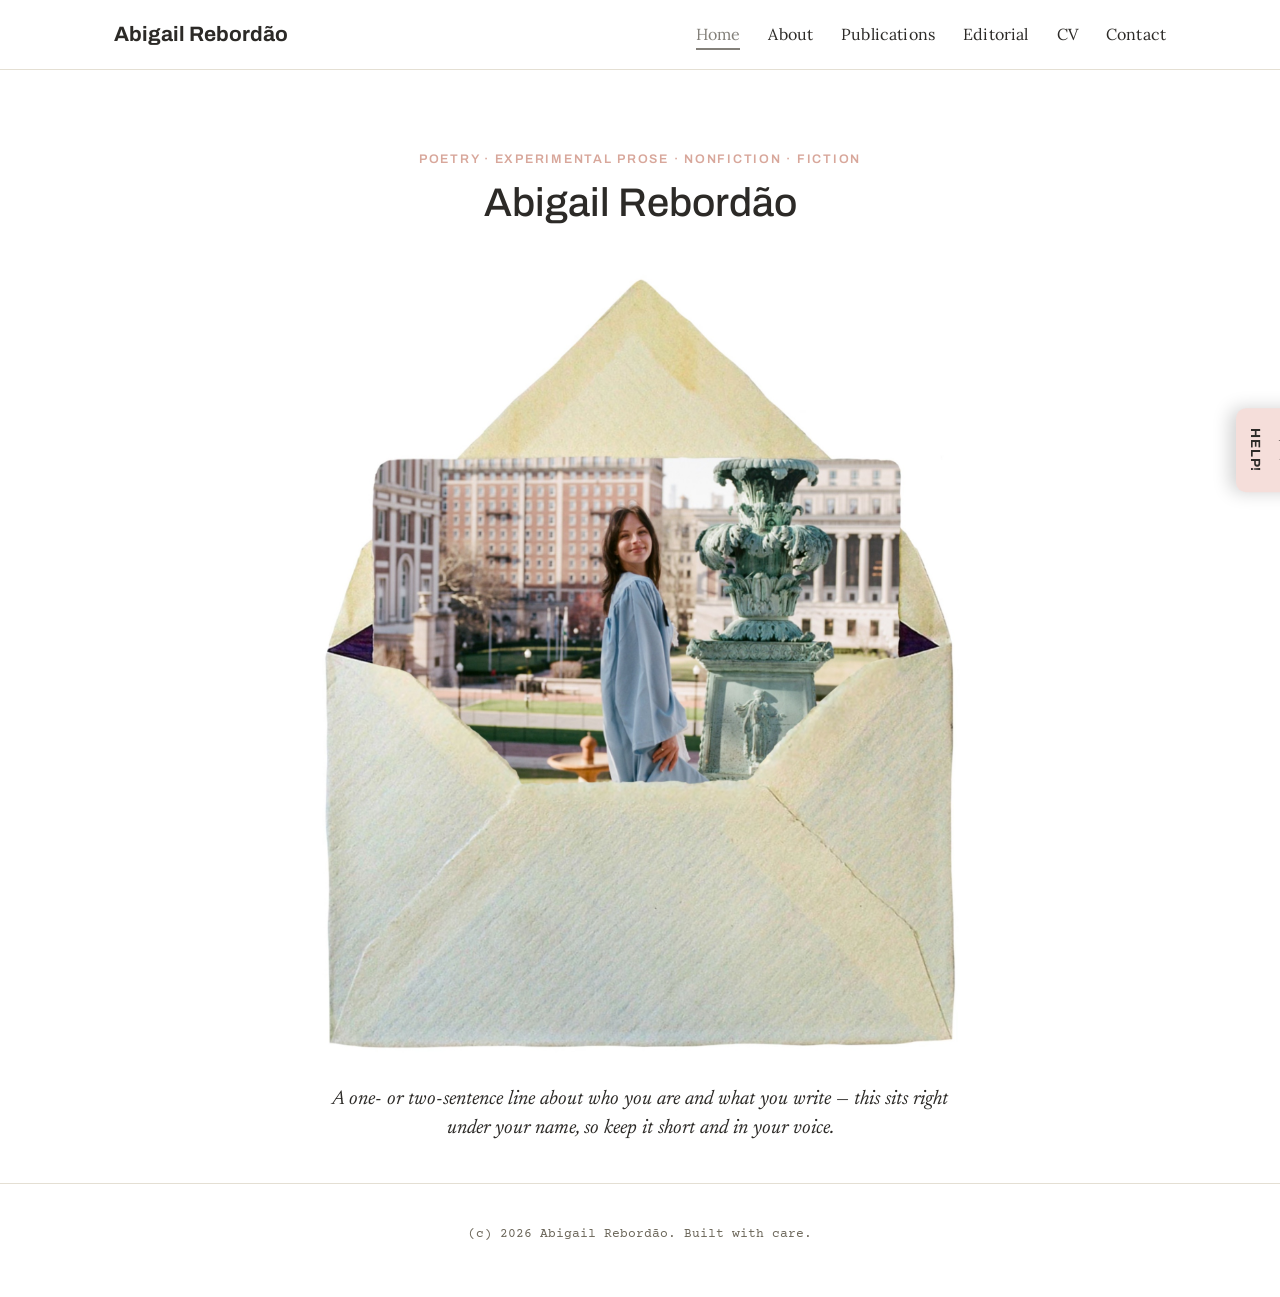
<file: index.html>
<!DOCTYPE html>
<html lang="en">
<head>
<meta charset="UTF-8">
<meta name="viewport" content="width=device-width, initial-scale=1.0">
<title>Abigail Rebordão — Writer</title>
<meta name="description" content="Poetry, experimental prose, nonfiction, and fiction.">

<!-- Google Fonts: change these to match whatever fonts you land on -->
<link rel="icon" type="image/svg+xml" href="images/favicon.svg">
<link rel="preconnect" href="https://fonts.googleapis.com">
<link rel="preconnect" href="https://fonts.gstatic.com" crossorigin>
<link href="https://fonts.googleapis.com/css2?family=Archivo:wght@400;500;600;700&family=Newsreader:ital,wght@1,400;1,500&family=Caveat:wght@500;600;700&family=Courier+Prime:wght@400;700&family=Lora:wght@500;600&display=swap" rel="stylesheet">

<link rel="stylesheet" href="css/style.css">
</head>
<body>

<header class="site-header">
  <nav class="nav">
    <a href="index.html" class="nav__name">Abigail Rebordão</a>
    <button class="nav__toggle" aria-label="Toggle menu" aria-expanded="false">&#9776;</button>
    <ul class="nav__links">
      <li><a href="index.html" aria-current="page">Home</a></li>
      <li><a href="about.html">About</a></li>
      <li><a href="publications.html">Publications</a></li>
      <li><a href="editorial.html">Editorial</a></li>
      <li><a href="cv.html">CV</a></li>
      <li><a href="contact.html">Contact</a></li>
    </ul>
  </nav>
</header>

<main>

  <section class="hero">
    <div class="container">
      <div class="hero__intro">
        <span class="eyebrow">Poetry · Experimental Prose · Nonfiction · Fiction</span>
        <h1>Abigail Rebordão</h1>
      </div>

      <!-- Single main photo, no frame — the image's own white background
           matches the page background exactly, so swap in a new photo
           any time as long as it's shot/exported on a plain white
           background to keep that seamless look. See INSTRUCTIONS.md
           "Swapping in your real photos." -->
      <figure class="photo-cluster">
        <div class="photo-cluster__center">
          <img src="images/home/main-photo.jpg" alt="Abigail Rebordão on Columbia's campus">
        </div>
      </figure>

      <p class="lede lede--below">A one- or two-sentence line about who you are and what you write — this
      sits right under your name, so keep it short and in your voice.</p>
    </div>
  </section>

</main>

<footer class="site-footer">
  <div class="container">
    <p>(c) 2026 Abigail Rebordão. Built with care.</p>
  </div>
</footer>

<!-- Sliding red help tab -->
<button class="help-tab" aria-label="Toggle help message">
  <span class="help-tab__label">HELP!</span>
  <span class="help-tab__message">Help! I'm stuck in the mind of a writer.</span>
</button>

<script src="js/script.js"></script>
</body>
</html>
</file>
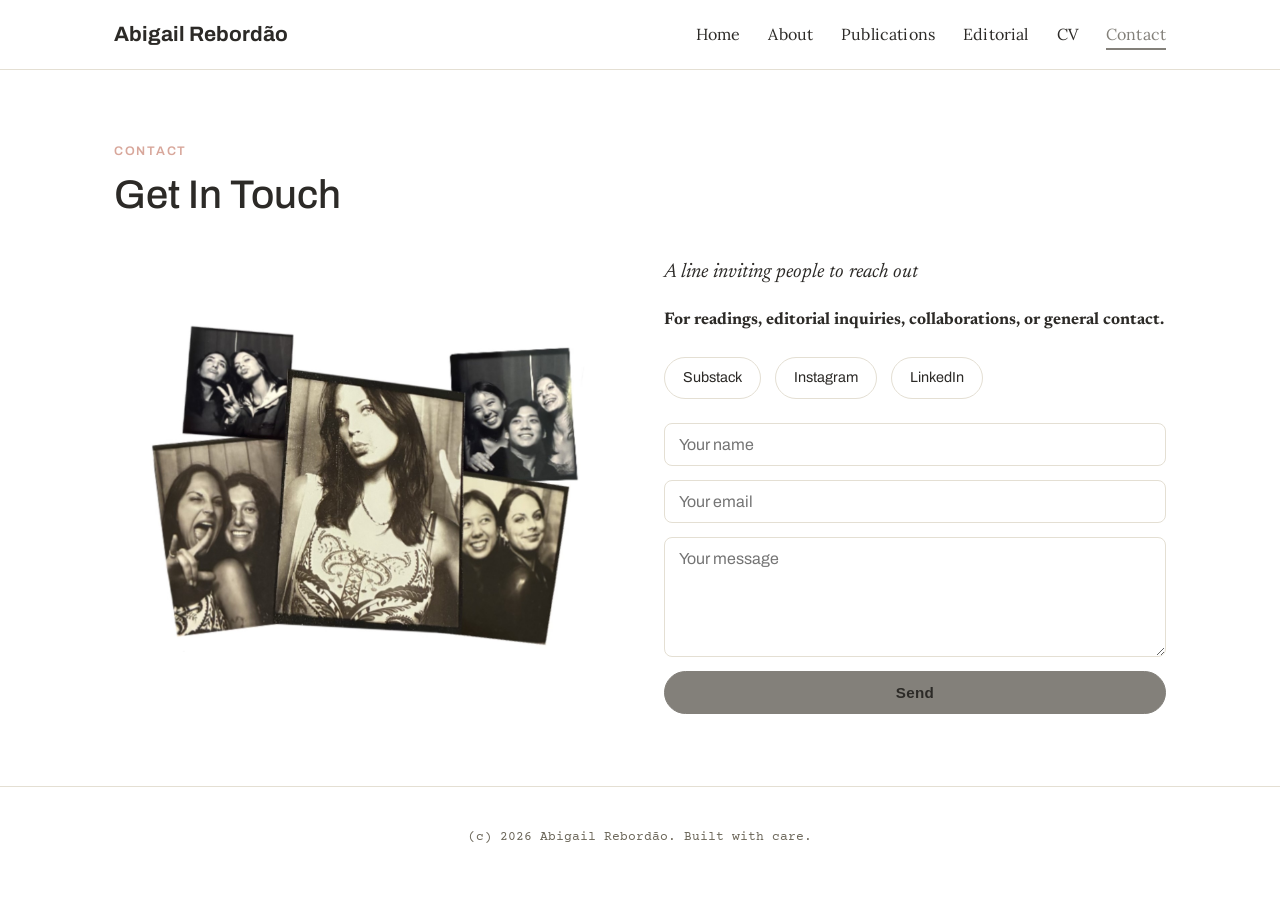
<file: contact.html>
<!DOCTYPE html>
<html lang="en">
<head>
<meta charset="UTF-8">
<meta name="viewport" content="width=device-width, initial-scale=1.0">
<title>Contact — Abigail Rebordão</title>
<link rel="icon" type="image/svg+xml" href="images/favicon.svg">
<link rel="preconnect" href="https://fonts.googleapis.com">
<link rel="preconnect" href="https://fonts.gstatic.com" crossorigin>
<link href="https://fonts.googleapis.com/css2?family=Archivo:wght@400;500;600;700&family=Newsreader:ital,wght@1,400;1,500&family=Caveat:wght@500;600;700&family=Courier+Prime:wght@400;700&family=Lora:wght@500;600&display=swap" rel="stylesheet">
<link rel="stylesheet" href="css/style.css">
</head>
<body>

<header class="site-header">
  <nav class="nav">
    <a href="index.html" class="nav__name">Abigail Rebordão</a>
    <button class="nav__toggle" aria-label="Toggle menu" aria-expanded="false">&#9776;</button>
    <ul class="nav__links">
      <li><a href="index.html">Home</a></li>
      <li><a href="about.html">About</a></li>
      <li><a href="publications.html">Publications</a></li>
      <li><a href="editorial.html">Editorial</a></li>
      <li><a href="cv.html">CV</a></li>
      <li><a href="contact.html" aria-current="page">Contact</a></li>
    </ul>
  </nav>
</header>

<main>
  <section class="section">
    <div class="container">
      <span class="eyebrow">Contact</span>
      <h1>Get In Touch</h1>

      <div class="contact-grid" style="margin-top:40px;">
        <figure class="photobooth">
          <img src="images/contact/photobooth.jpg" alt="Photo booth strip photos">
        </figure>

        <div>
          <p class="lede">A line inviting people to reach out</p>

          <p class="email-line">
            <strong>For readings, editorial inquiries, collaborations, or general contact.</strong>
          </p>

          <div class="socials">
            <a href="https://substack.com/@abigailrebordao/posts" target="_blank" rel="noopener">Substack</a>
            <a href="https://www.instagram.com/abigailrebordao/?hl=en" target="_blank" rel="noopener">Instagram</a>
            <a href="https://www.linkedin.com/in/abigail-rebord%C3%A3o-hugill-5393ab255" target="_blank" rel="noopener">LinkedIn</a>
          </div>

          <!-- Contact form, wired to your Formspree endpoint — messages
               submitted here are emailed straight to you. -->
          <form class="contact-form" action="https://formspree.io/f/mpqvqqla" method="POST">
            <input type="hidden" name="_subject" value="New message from your website">
            <input type="text" name="name" placeholder="Your name" required>
            <input type="email" name="email" placeholder="Your email" required>
            <textarea name="message" placeholder="Your message" required></textarea>
            <button type="submit" class="btn">Send</button>
          </form>
        </div>
      </div>
    </div>
  </section>
</main>

<footer class="site-footer">
  <div class="container">
    <p>(c) 2026 Abigail Rebordão. Built with care.</p>
  </div>
</footer>

<script src="js/script.js"></script>
</body>
</html>
</file>
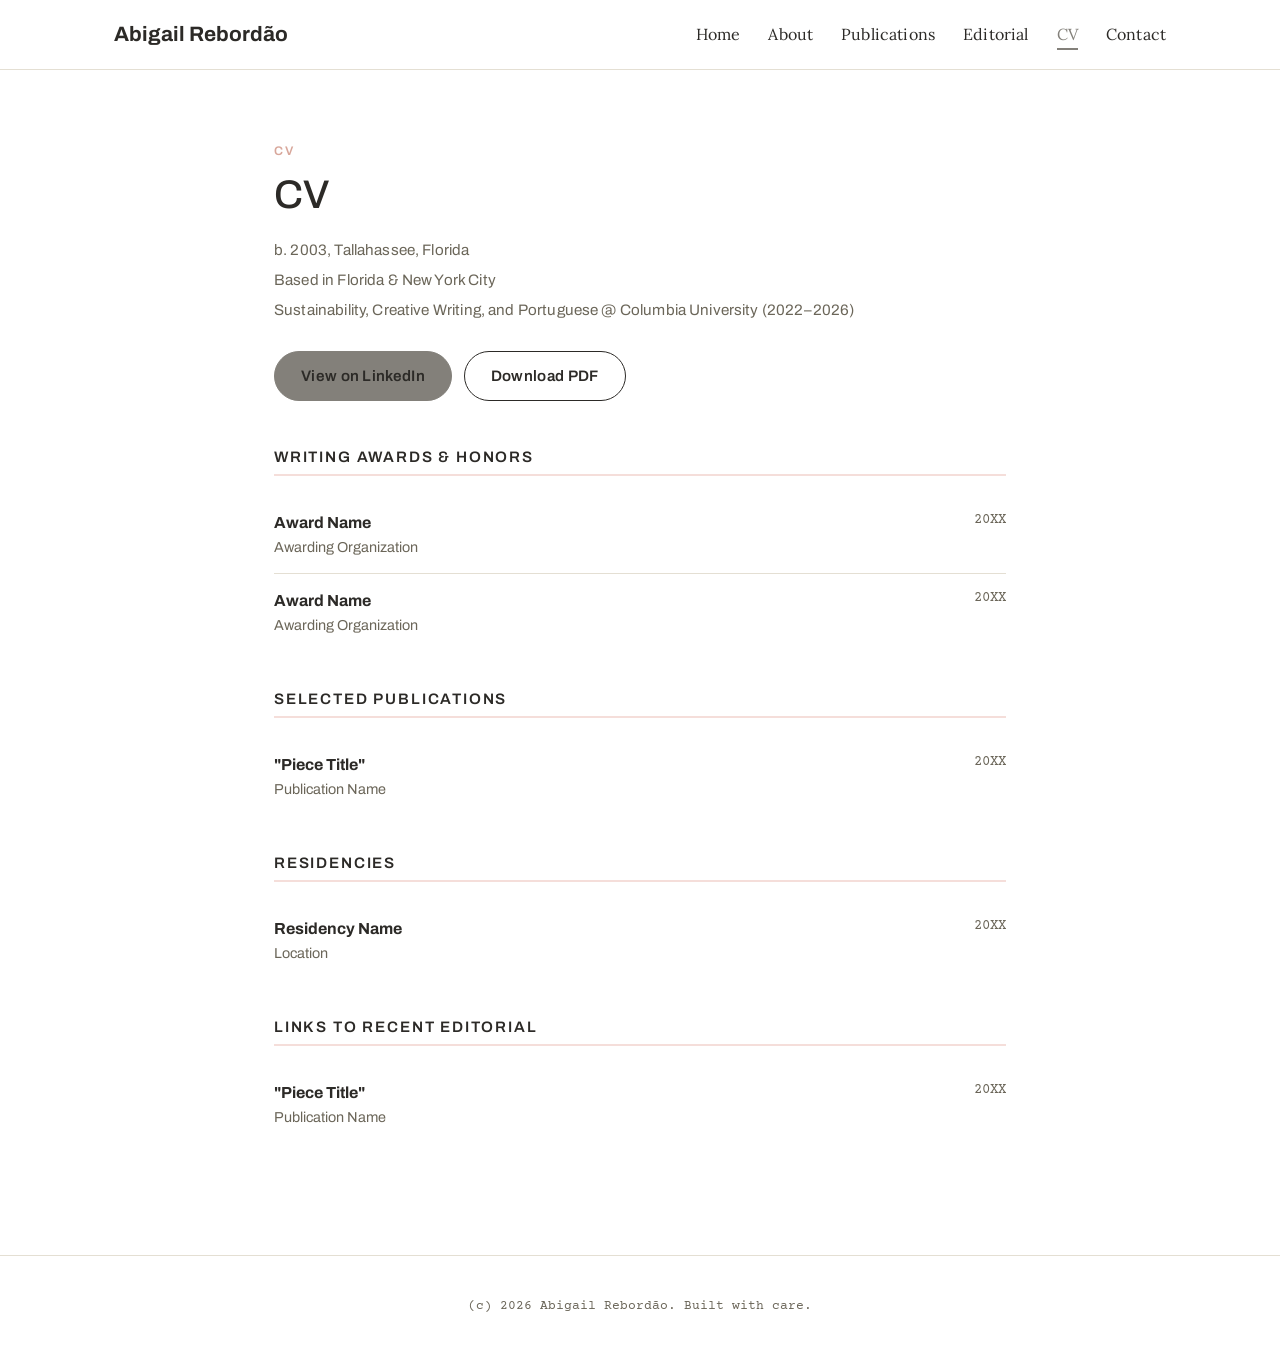
<file: cv.html>
<!DOCTYPE html>
<html lang="en">
<head>
<meta charset="UTF-8">
<meta name="viewport" content="width=device-width, initial-scale=1.0">
<title>CV — Abigail Rebordão</title>
<link rel="icon" type="image/svg+xml" href="images/favicon.svg">
<link rel="preconnect" href="https://fonts.googleapis.com">
<link rel="preconnect" href="https://fonts.gstatic.com" crossorigin>
<link href="https://fonts.googleapis.com/css2?family=Archivo:wght@400;500;600;700&family=Newsreader:ital,wght@1,400;1,500&family=Caveat:wght@500;600;700&family=Courier+Prime:wght@400;700&family=Lora:wght@500;600&display=swap" rel="stylesheet">
<link rel="stylesheet" href="css/style.css">
</head>
<body>

<header class="site-header">
  <nav class="nav">
    <a href="index.html" class="nav__name">Abigail Rebordão</a>
    <button class="nav__toggle" aria-label="Toggle menu" aria-expanded="false">&#9776;</button>
    <ul class="nav__links">
      <li><a href="index.html">Home</a></li>
      <li><a href="about.html">About</a></li>
      <li><a href="publications.html">Publications</a></li>
      <li><a href="editorial.html">Editorial</a></li>
      <li><a href="cv.html" aria-current="page">CV</a></li>
      <li><a href="contact.html">Contact</a></li>
    </ul>
  </nav>
</header>

<main>
  <section class="section">
    <div class="container" style="max-width: 780px;">
      <span class="eyebrow">CV</span>
      <h1>CV</h1>

      <!-- Bio info block — edit these three lines directly. -->
      <div class="cv-bio">
        <p>b. 2003, Tallahassee, Florida</p>
        <p>Based in Florida &amp; New York City</p>
        <p>Sustainability, Creative Writing, and Portuguese @ Columbia University (2022&ndash;2026)</p>
      </div>

      <div class="link-row" style="margin-bottom:48px;">
        <a class="btn" href="#" target="_blank" rel="noopener">View on LinkedIn</a>
        <a class="btn btn--outline" href="cv.pdf" target="_blank" rel="noopener">Download PDF</a>
      </div>

      <div class="cv-section">
        <h2>Writing Awards &amp; Honors</h2>
        <div class="cv-item">
          <div>
            <strong>Award Name</strong>
            <div style="color: var(--color-ink-soft); font-size:0.9rem;">Awarding Organization</div>
          </div>
          <div class="cv-item__year">20XX</div>
        </div>
        <div class="cv-item">
          <div>
            <strong>Award Name</strong>
            <div style="color: var(--color-ink-soft); font-size:0.9rem;">Awarding Organization</div>
          </div>
          <div class="cv-item__year">20XX</div>
        </div>
      </div>

      <div class="cv-section">
        <h2>Selected Publications</h2>
        <div class="cv-item">
          <div>
            <strong>"Piece Title"</strong>
            <div style="color: var(--color-ink-soft); font-size:0.9rem;">Publication Name</div>
          </div>
          <div class="cv-item__year">20XX</div>
        </div>
      </div>

      <div class="cv-section">
        <h2>Residencies</h2>
        <div class="cv-item">
          <div>
            <strong>Residency Name</strong>
            <div style="color: var(--color-ink-soft); font-size:0.9rem;">Location</div>
          </div>
          <div class="cv-item__year">20XX</div>
        </div>
      </div>

      <div class="cv-section">
        <h2>Links to Recent Editorial</h2>
        <div class="cv-item">
          <div>
            <strong>"Piece Title"</strong>
            <div style="color: var(--color-ink-soft); font-size:0.9rem;">Publication Name</div>
          </div>
          <div class="cv-item__year">20XX</div>
        </div>
      </div>
    </div>
  </section>
</main>

<footer class="site-footer">
  <div class="container">
    <p>(c) 2026 Abigail Rebordão. Built with care.</p>
  </div>
</footer>

<script src="js/script.js"></script>
</body>
</html>
</file>
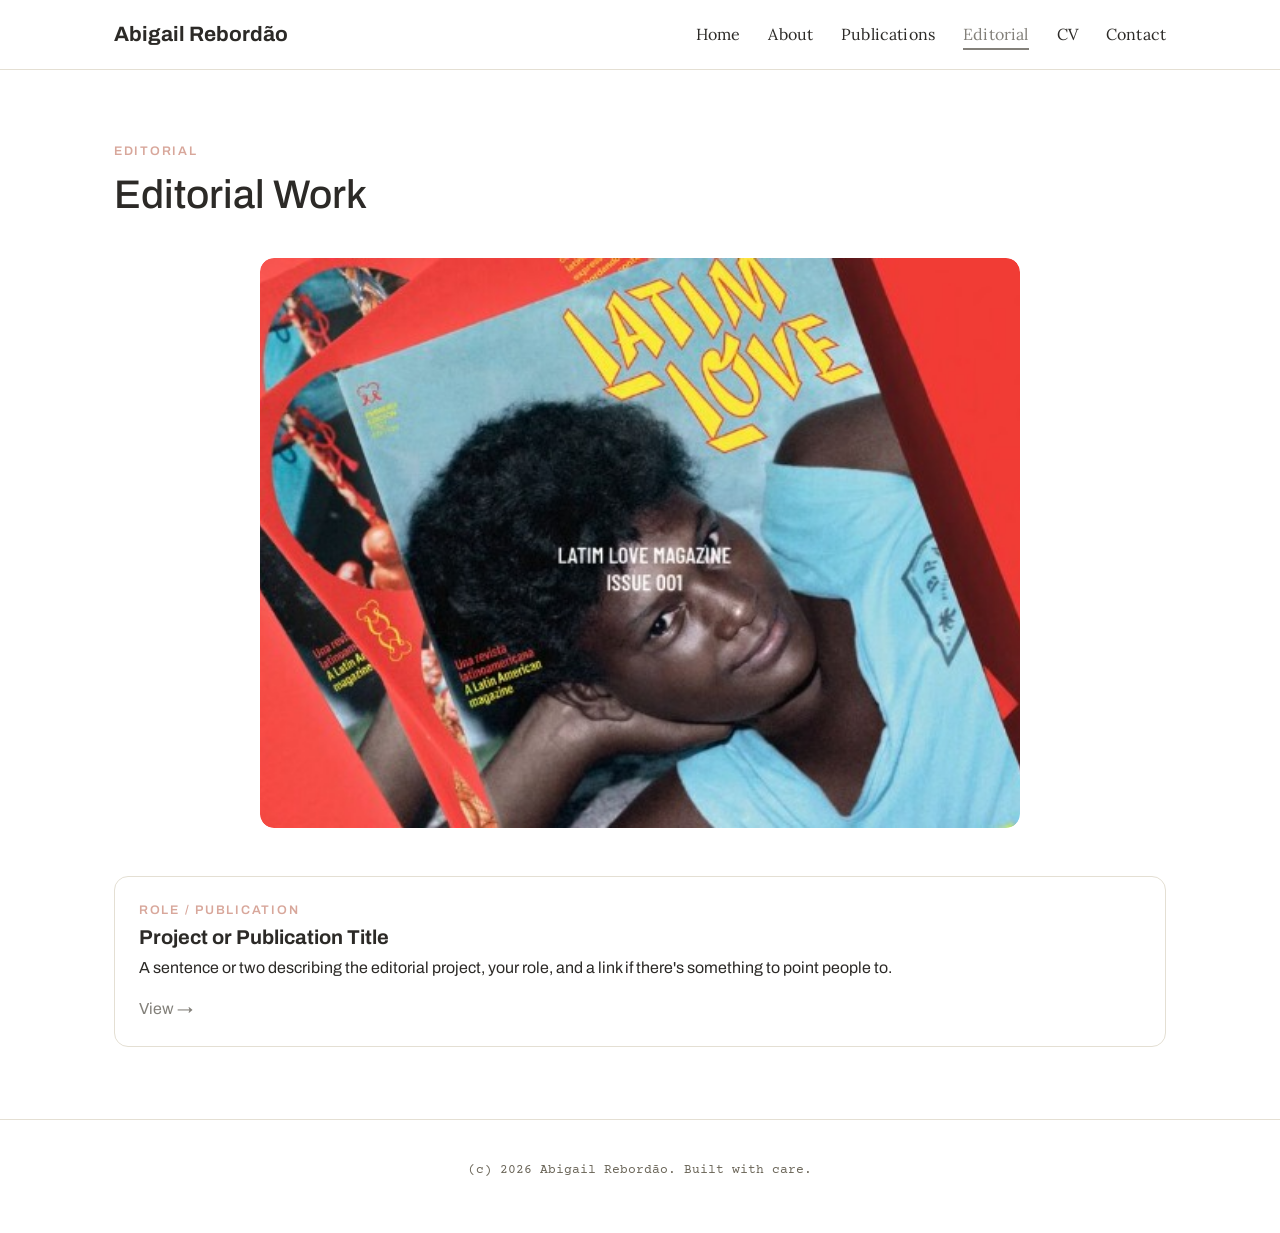
<file: editorial.html>
<!DOCTYPE html>
<html lang="en">
<head>
<meta charset="UTF-8">
<meta name="viewport" content="width=device-width, initial-scale=1.0">
<title>Editorial — Abigail Rebordão</title>
<link rel="icon" type="image/svg+xml" href="images/favicon.svg">
<link rel="preconnect" href="https://fonts.googleapis.com">
<link rel="preconnect" href="https://fonts.gstatic.com" crossorigin>
<link href="https://fonts.googleapis.com/css2?family=Archivo:wght@400;500;600;700&family=Newsreader:ital,wght@1,400;1,500&family=Caveat:wght@500;600;700&family=Courier+Prime:wght@400;700&family=Lora:wght@500;600&display=swap" rel="stylesheet">
<link rel="stylesheet" href="css/style.css">
</head>
<body>

<header class="site-header">
  <nav class="nav">
    <a href="index.html" class="nav__name">Abigail Rebordão</a>
    <button class="nav__toggle" aria-label="Toggle menu" aria-expanded="false">&#9776;</button>
    <ul class="nav__links">
      <li><a href="index.html">Home</a></li>
      <li><a href="about.html">About</a></li>
      <li><a href="publications.html">Publications</a></li>
      <li><a href="editorial.html" aria-current="page">Editorial</a></li>
      <li><a href="cv.html">CV</a></li>
      <li><a href="contact.html">Contact</a></li>
    </ul>
  </nav>
</header>

<main>
  <section class="section">
    <div class="container">
      <span class="eyebrow">Editorial</span>
      <h1>Editorial Work</h1>

      <figure class="editorial-hero" style="margin-top:40px;">
        <img src="images/editorial/hero.jpg" alt="Latim Love Magazine, Issue 001">
      </figure>

      <div class="editorial-list">
        <div class="editorial-item">
          <span class="eyebrow">Role / Publication</span>
          <h3>Project or Publication Title</h3>
          <p>A sentence or two describing the editorial project, your role,
          and a link if there's something to point people to.</p>
          <a href="#" target="_blank" rel="noopener">View →</a>
        </div>
      </div>
    </div>
  </section>
</main>

<footer class="site-footer">
  <div class="container">
    <p>(c) 2026 Abigail Rebordão. Built with care.</p>
  </div>
</footer>

<script src="js/script.js"></script>
</body>
</html>
</file>
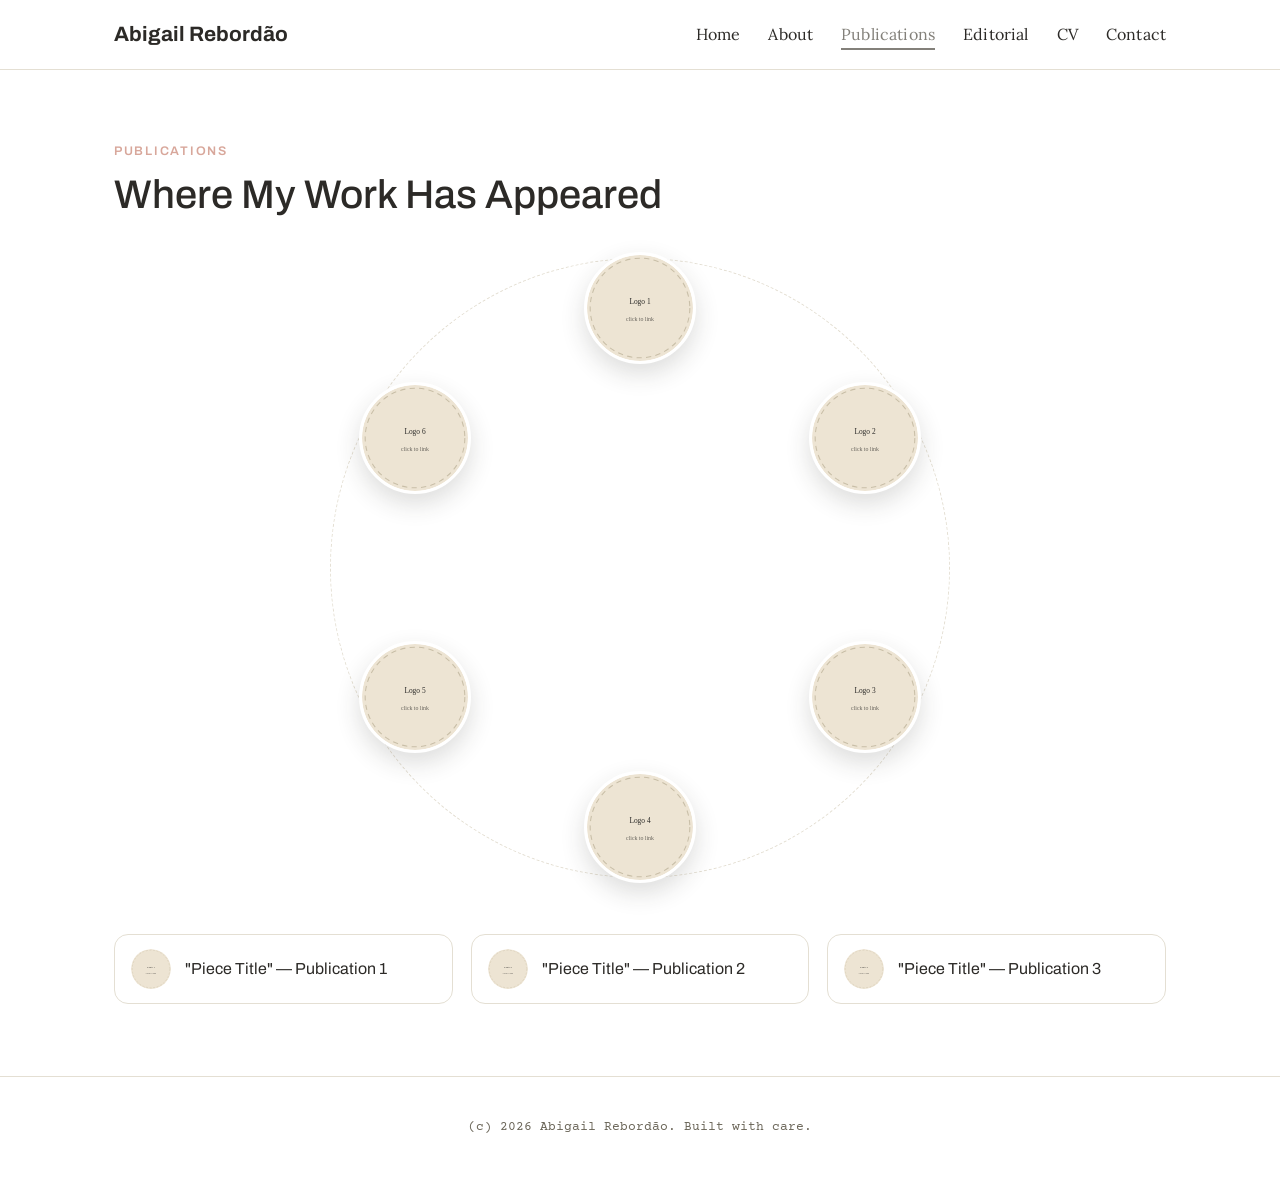
<file: publications.html>
<!DOCTYPE html>
<html lang="en">
<head>
<meta charset="UTF-8">
<meta name="viewport" content="width=device-width, initial-scale=1.0">
<title>Publications — Abigail Rebordão</title>
<link rel="icon" type="image/svg+xml" href="images/favicon.svg">
<link rel="preconnect" href="https://fonts.googleapis.com">
<link rel="preconnect" href="https://fonts.gstatic.com" crossorigin>
<link href="https://fonts.googleapis.com/css2?family=Archivo:wght@400;500;600;700&family=Newsreader:ital,wght@1,400;1,500&family=Caveat:wght@500;600;700&family=Courier+Prime:wght@400;700&family=Lora:wght@500;600&display=swap" rel="stylesheet">
<link rel="stylesheet" href="css/style.css">
</head>
<body>

<header class="site-header">
  <nav class="nav">
    <a href="index.html" class="nav__name">Abigail Rebordão</a>
    <button class="nav__toggle" aria-label="Toggle menu" aria-expanded="false">&#9776;</button>
    <ul class="nav__links">
      <li><a href="index.html">Home</a></li>
      <li><a href="about.html">About</a></li>
      <li><a href="publications.html" aria-current="page">Publications</a></li>
      <li><a href="editorial.html">Editorial</a></li>
      <li><a href="cv.html">CV</a></li>
      <li><a href="contact.html">Contact</a></li>
    </ul>
  </nav>
</header>

<main>
  <section class="section">
    <div class="container">
      <span class="eyebrow">Publications</span>
      <h1>Where My Work Has Appeared</h1>

      <!-- DESKTOP: circling logos. JS in script.js spaces these evenly
           around the circle — just add/remove .pub-logo <a> blocks and it
           re-spaces automatically. Swap each src for the real logo file,
           and each href for the real published piece's URL. -->
      <div class="pub-orbit" style="margin-top:40px;">
        <a class="pub-logo" href="#" target="_blank" rel="noopener" title="Publication 1">
          <img src="images/publications/logo-1.svg" alt="Publication 1 logo">
        </a>
        <a class="pub-logo" href="#" target="_blank" rel="noopener" title="Publication 2">
          <img src="images/publications/logo-2.svg" alt="Publication 2 logo">
        </a>
        <a class="pub-logo" href="#" target="_blank" rel="noopener" title="Publication 3">
          <img src="images/publications/logo-3.svg" alt="Publication 3 logo">
        </a>
        <a class="pub-logo" href="#" target="_blank" rel="noopener" title="Publication 4">
          <img src="images/publications/logo-4.svg" alt="Publication 4 logo">
        </a>
        <a class="pub-logo" href="#" target="_blank" rel="noopener" title="Publication 5">
          <img src="images/publications/logo-5.svg" alt="Publication 5 logo">
        </a>
        <a class="pub-logo" href="#" target="_blank" rel="noopener" title="Publication 6">
          <img src="images/publications/logo-6.svg" alt="Publication 6 logo">
        </a>
      </div>

      <!-- MOBILE: simple grid version (hidden on desktop via CSS) -->
      <div class="pub-grid">
        <a class="pub-card" href="#" target="_blank" rel="noopener">
          <img src="images/publications/logo-1.svg" alt="Publication 1 logo">
          <span>Publication 1</span>
        </a>
        <a class="pub-card" href="#" target="_blank" rel="noopener">
          <img src="images/publications/logo-2.svg" alt="Publication 2 logo">
          <span>Publication 2</span>
        </a>
        <a class="pub-card" href="#" target="_blank" rel="noopener">
          <img src="images/publications/logo-3.svg" alt="Publication 3 logo">
          <span>Publication 3</span>
        </a>
        <a class="pub-card" href="#" target="_blank" rel="noopener">
          <img src="images/publications/logo-4.svg" alt="Publication 4 logo">
          <span>Publication 4</span>
        </a>
        <a class="pub-card" href="#" target="_blank" rel="noopener">
          <img src="images/publications/logo-5.svg" alt="Publication 5 logo">
          <span>Publication 5</span>
        </a>
        <a class="pub-card" href="#" target="_blank" rel="noopener">
          <img src="images/publications/logo-6.svg" alt="Publication 6 logo">
          <span>Publication 6</span>
        </a>
      </div>

      <!-- Text list version — also always visible for accessibility/SEO -->
      <div class="pub-list">
        <a href="#" target="_blank" rel="noopener">
          <img src="images/publications/logo-1.svg" alt="">
          <span>"Piece Title" — Publication 1</span>
        </a>
        <a href="#" target="_blank" rel="noopener">
          <img src="images/publications/logo-2.svg" alt="">
          <span>"Piece Title" — Publication 2</span>
        </a>
        <a href="#" target="_blank" rel="noopener">
          <img src="images/publications/logo-3.svg" alt="">
          <span>"Piece Title" — Publication 3</span>
        </a>
      </div>
    </div>
  </section>
</main>

<footer class="site-footer">
  <div class="container">
    <p>(c) 2026 Abigail Rebordão. Built with care.</p>
  </div>
</footer>

<script src="js/script.js"></script>
</body>
</html>
</file>
<file: css/style.css>
/* =========================================================================
   SITE STYLE SHEET
   -------------------------------------------------------------------------
   Everything you'd want to customize lives in the ":root" block right below.
   Change a value there and it updates everywhere on the site automatically.
   See INSTRUCTIONS.md for a plain-language guide to editing this file.
   ========================================================================= */

:root {
  /* ---- COLORS ---------------------------------------------------------
     Light gray + light pink + near-white. Lighter pass over the original
     charcoal + rose + cream system — same roles, paler values. "Gray"
     carries the "functional" elements (buttons, links, nav state); "pink"
     carries the "soft/decorative" ones (eyebrows, help tab, dividers).
     Swap any hex below to retune either color everywhere at once. */
  --color-bg: #FFFFFF;          /* main page background — pure white, matches photo backgrounds */
  --color-bg-alt: #FFFFFF;      /* secondary panels / cards — same white, kept as its own variable in case you want to split them again later */
  --color-ink: #2C2A27;         /* primary text */
  --color-ink-soft: #6B6659;    /* secondary / muted text (footer, captions) */
  --color-charcoal: #83807A;    /* light gray accent — buttons, links, nav */
  --color-charcoal-dark: #605D57; /* hover state for the gray accent */
  --color-rose: #F5DEDA;        /* light light pink — help tab bg, dividers */
  --color-rose-dark: #D8A79B;   /* readable mid-pink — eyebrow/label text */
  --color-accent: var(--color-charcoal);       /* default "functional" accent */
  --color-accent-dark: var(--color-charcoal-dark);
  --color-line: #E4DFD3;        /* borders, dividers, dashed placeholder frames */
  --color-white: #FFFFFF;

  /* ---- FONTS ------------------------------------------------------------
     Loaded from Google Fonts in each HTML file's <head>. Swap names here
     AND in every HTML file's <link> tag to change them — see
     INSTRUCTIONS.md.
       - display/body (Archivo): nav name, every page's big H1 title,
         section subheads, and regular paragraph text — the clean
         structural sans that carries most of the site.
       - nav (Lora): the Home/About/Publications/... links in the top nav.
       - accent (Newsreader italic): one emphasized line per page (the help
         tab message, page intro lines) — the flowing italic touch.
       - hand (Caveat): handwritten scribbles — photo captions, small
         doodle-style labels, the "creative" label in the Publications
         circle.
       - mono (Courier Prime): footer, CV dates, telegram/document-style
         text. */
  --font-display: 'Archivo', -apple-system, BlinkMacSystemFont, 'Segoe UI', sans-serif;
  --font-body: 'Archivo', -apple-system, BlinkMacSystemFont, 'Segoe UI', sans-serif;
  --font-nav: 'Lora', Georgia, serif;
  --font-accent: 'Newsreader', Georgia, serif;
  --font-hand: 'Caveat', cursive;
  --font-mono: 'Courier Prime', 'Courier New', monospace;

  /* ---- LAYOUT ---- */
  --max-width: 1100px;
  --radius: 14px;
}

* { box-sizing: border-box; }

html { scroll-behavior: smooth; }

body {
  margin: 0;
  background: var(--color-bg);
  color: var(--color-ink);
  font-family: var(--font-body);
  line-height: 1.6;
  -webkit-font-smoothing: antialiased;
}

img, svg { max-width: 100%; display: block; }

a { color: var(--color-accent); text-decoration: none; }
a:hover { color: var(--color-accent-dark); text-decoration: underline; }

h1, h2, h3 {
  font-weight: 700;
  line-height: 1.15;
  margin: 0 0 0.5em;
}

h2, h3 { font-family: var(--font-display); }

/* Page titles — structural font (Archivo), medium weight (not bold),
   sized smaller so it reads as understated rather than a headline. */
h1 {
  font-family: var(--font-display);
  font-weight: 500;
  font-size: clamp(1.5rem, 3.6vw, 2.5rem);
}
h2 { font-size: clamp(1.6rem, 3.5vw, 2.4rem); }
h3 { font-size: 1.25rem; }

p { margin: 0 0 1em; }

.container {
  max-width: var(--max-width);
  margin: 0 auto;
  padding: 0 24px;
}

.section {
  padding: 72px 0;
}

.section--alt {
  background: var(--color-bg-alt);
}

.eyebrow {
  text-transform: uppercase;
  letter-spacing: 0.14em;
  font-size: 0.78rem;
  color: var(--color-rose-dark);
  font-weight: 600;
  margin-bottom: 0.75em;
  display: block;
}

/* "Lede" — the one flowing italic-serif line under a page's H1, used
   sparingly (one per page) the way your vibe photo uses it: "Take a
   break.", "Peruse the mood," "Indisputably, it is time." */
.lede {
  font-family: var(--font-accent);
  font-style: italic;
  font-size: 1.25rem;
  color: var(--color-ink);
  line-height: 1.45;
}

/* ---- NAVIGATION --------------------------------------------------------- */

.site-header {
  position: sticky;
  top: 0;
  z-index: 40;
  background: rgba(255, 255, 255, 0.92);
  backdrop-filter: blur(6px);
  border-bottom: 1px solid var(--color-line);
}

.nav {
  max-width: var(--max-width);
  margin: 0 auto;
  padding: 18px 24px;
  display: flex;
  align-items: center;
  justify-content: space-between;
}

.nav__name {
  font-family: var(--font-display);
  font-size: 1.3rem;
  font-weight: 700;
  color: var(--color-ink);
}
.nav__name:hover { text-decoration: none; color: var(--color-accent); }

.nav__links {
  display: flex;
  gap: 28px;
  list-style: none;
  margin: 0;
  padding: 0;
}

.nav__links a {
  font-family: var(--font-nav);
  color: var(--color-ink);
  font-size: 1rem;
  letter-spacing: 0.01em;
  padding-bottom: 4px;
  border-bottom: 2px solid transparent;
}

.nav__links a:hover,
.nav__links a[aria-current="page"] {
  color: var(--color-accent);
  text-decoration: none;
  border-bottom-color: var(--color-accent);
}

.nav__toggle {
  display: none;
  background: none;
  border: none;
  font-size: 1.6rem;
  cursor: pointer;
  color: var(--color-ink);
}

@media (max-width: 720px) {
  .nav__toggle { display: block; }
  .nav__links {
    position: absolute;
    top: 100%;
    left: 0;
    right: 0;
    background: var(--color-bg);
    flex-direction: column;
    gap: 0;
    border-bottom: 1px solid var(--color-line);
    max-height: 0;
    overflow: hidden;
    transition: max-height 0.3s ease;
  }
  .nav__links.is-open { max-height: 320px; }
  .nav__links a {
    padding: 14px 24px;
    border-bottom: 1px solid var(--color-line);
    display: block;
  }
}

/* ---- FOOTER --------------------------------------------------------- */

.site-footer {
  padding: 40px 0;
  text-align: center;
  color: var(--color-ink-soft);
  font-family: var(--font-mono);
  font-size: 0.8rem;
  border-top: 1px solid var(--color-line);
}

.site-footer a { color: var(--color-ink-soft); }

/* ---- BUTTONS / LINKS -------------------------------------------------- */

.btn {
  display: inline-block;
  padding: 12px 26px;
  border-radius: 999px;
  background: var(--color-accent);
  color: var(--color-white);
  font-weight: 600;
  font-size: 0.95rem;
  letter-spacing: 0.02em;
  border: 1px solid var(--color-accent);
  cursor: pointer;
}
.btn:hover { background: var(--color-accent-dark); border-color: var(--color-accent-dark); text-decoration: none; color: var(--color-white); }

/* Lighter gray needs dark text to stay readable — same button, just
   readable ink instead of white. */
.btn { color: var(--color-ink); }
.btn:hover { color: var(--color-white); }

.btn--outline {
  background: transparent;
  color: var(--color-ink);
  border-color: var(--color-ink);
}
.btn--outline:hover { background: var(--color-ink); color: var(--color-white); }

.link-row {
  display: flex;
  flex-wrap: wrap;
  gap: 12px;
  margin-top: 1.5em;
}

/* =========================================================================
   HOME PAGE
   ========================================================================= */

.hero {
  padding: 80px 0 40px;
  text-align: center;
}

.hero__intro {
  max-width: 640px;
  margin: 0 auto 48px;
}

/* Single main photo, no frame at all — border-radius only, no border or
   shadow, so the image's white background reads as part of the page
   rather than a "placed" object. */
.photo-cluster {
  max-width: 640px;
  margin: 0 auto;
}

.photo-cluster__center {
  border-radius: var(--radius);
  overflow: hidden;
}
.photo-cluster__center img { display: block; width: 100%; }

/* The lede line, moved below the photo instead of under the H1. */
.lede--below { max-width: 640px; margin: 32px auto 0; }

/* ---- Help tab ---- */

.help-tab {
  position: fixed;
  right: 0;
  top: 50%;
  transform: translateY(-50%) translateX(calc(100% - 44px));
  z-index: 50;
  display: flex;
  align-items: center;
  background: var(--color-rose);
  color: var(--color-ink);
  border-radius: 10px 0 0 10px;
  box-shadow: -6px 0 18px rgba(0,0,0,0.18);
  cursor: pointer;
  transition: transform 0.35s cubic-bezier(0.22, 1, 0.36, 1);
  border: none;
  padding: 0;
  font-family: var(--font-body);
  max-width: 320px;
}

.help-tab.is-open {
  transform: translateY(-50%) translateX(0);
}

.help-tab__label {
  writing-mode: vertical-rl;
  text-orientation: mixed;
  padding: 18px 12px;
  font-weight: 700;
  letter-spacing: 0.06em;
  flex-shrink: 0;
}

.help-tab__message {
  padding: 18px 20px 18px 4px;
  font-family: var(--font-accent);
  font-style: italic;
  font-size: 1.1rem;
  text-align: left;
  line-height: 1.35;
}

@media (max-width: 720px) {
  .help-tab { max-width: 260px; }
  .help-tab__message { font-size: 0.85rem; padding: 14px 16px 14px 4px; }
}

/* =========================================================================
   ABOUT PAGE
   ========================================================================= */

/* Photo + bio, side by side — the photo sits slanted on the left, the bio
   text sits to its right. Swap the image in the HTML any time; this frame
   (rotation, border, shadow) applies automatically. */
.about-intro {
  display: flex;
  align-items: center;
  gap: 56px;
}

.about-intro__photo {
  flex: 0 0 40%;
  max-width: 380px;
}

.about-intro__photo img {
  display: block;
  width: 100%;
  border-radius: var(--radius);
  transform: rotate(-4deg);
}

.about-intro__bio {
  flex: 1 1 auto;
  min-width: 0;
}

.about-intro__bio h2 { margin-top: 0.2em; }

@media (max-width: 720px) {
  .about-intro { flex-direction: column; gap: 28px; }
  .about-intro__photo { flex-basis: auto; max-width: 260px; margin: 0 auto; }
  .about-intro__photo img { transform: rotate(-3deg); }
}

/* Watch + Elsewhere, side by side — video on the left, Substack/Socials
   on the right. */
.about-watch {
  display: flex;
  align-items: flex-start;
  gap: 48px;
}

.about-watch__video { flex: 1 1 60%; min-width: 0; }
.about-watch__elsewhere { flex: 1 1 34%; min-width: 0; padding-top: 2.6em; }
.about-watch__elsewhere h2 { font-size: 1.5rem; }

@media (max-width: 720px) {
  .about-watch { flex-direction: column; gap: 28px; }
}

.video-embed {
  position: relative;
  width: 100%;
  aspect-ratio: 4 / 3;
  border-radius: var(--radius);
  overflow: hidden;
  background: var(--color-ink);
}
.video-embed iframe {
  width: 100%;
  height: 100%;
  border: 0;
  display: block;
}
.video-embed video {
  width: 100%;
  height: 100%;
  display: block;
  object-fit: cover;
  background: var(--color-ink);
}

.socials {
  display: flex;
  flex-wrap: wrap;
  gap: 14px;
  margin-top: 1.5em;
}

.socials a {
  border: 1px solid var(--color-line);
  padding: 8px 18px;
  border-radius: 999px;
  color: var(--color-ink);
  font-size: 0.9rem;
}
.socials a:hover { border-color: var(--color-rose-dark); color: var(--color-rose-dark); text-decoration: none; }

.socials--small a { padding: 7px 15px; font-size: 0.8rem; }

/* =========================================================================
   PUBLICATIONS PAGE
   ========================================================================= */

.pub-orbit {
  position: relative;
  max-width: 620px;
  aspect-ratio: 1;
  margin: 0 auto;
  border-radius: 50%;
  border: 1px dashed var(--color-line);
}

.pub-logo {
  position: absolute;
  width: 112px;
  height: 112px;
  border-radius: 50%;
  overflow: hidden;
  background: var(--color-white);
  box-shadow: 0 10px 24px rgba(43,42,40,0.16);
  border: 3px solid var(--color-white);
  transition: transform 0.25s ease, box-shadow 0.25s ease;
}
.pub-logo:hover { transform: scale(1.08); box-shadow: 0 14px 30px rgba(43,42,40,0.24); }
.pub-logo img { width: 100%; height: 100%; object-fit: cover; }

@media (max-width: 720px) {
  .pub-orbit { display: none; }
}

.pub-grid {
  display: none;
  grid-template-columns: repeat(auto-fit, minmax(150px, 1fr));
  gap: 24px;
}

@media (max-width: 720px) {
  .pub-grid { display: grid; }
}

.pub-card {
  text-align: center;
  padding: 20px;
  background: var(--color-white);
  border-radius: var(--radius);
  border: 1px solid var(--color-line);
}
.pub-card img { width: 72px; height: 72px; margin: 0 auto 12px; border-radius: 50%; }
.pub-card:hover { text-decoration: none; border-color: var(--color-rose-dark); }
.pub-card span { display: block; color: var(--color-ink); font-weight: 600; font-size: 0.9rem; }

/* also show a simple list version under the orbit on desktop, for accessibility */
.pub-list {
  margin-top: 56px;
  display: grid;
  grid-template-columns: repeat(auto-fit, minmax(220px, 1fr));
  gap: 18px;
}
.pub-list a {
  display: flex;
  align-items: center;
  gap: 14px;
  padding: 14px 16px;
  background: var(--color-white);
  border: 1px solid var(--color-line);
  border-radius: var(--radius);
  color: var(--color-ink);
}
.pub-list a:hover { border-color: var(--color-rose-dark); text-decoration: none; }
.pub-list img { width: 40px; height: 40px; border-radius: 50%; flex-shrink: 0; }

/* =========================================================================
   EDITORIAL PAGE
   ========================================================================= */

.editorial-hero {
  max-width: 760px;
  aspect-ratio: 4 / 3;
  margin: 0 auto 48px;
  border-radius: var(--radius);
  overflow: hidden;
}
.editorial-hero img {
  width: 100%;
  height: 100%;
  object-fit: cover;
  display: block;
  border-radius: inherit;
}

.editorial-list {
  display: grid;
  gap: 20px;
}

.editorial-item {
  padding: 24px;
  background: var(--color-white);
  border: 1px solid var(--color-line);
  border-radius: var(--radius);
}

.editorial-item h3 { margin-bottom: 0.3em; }
.editorial-item .eyebrow { margin-bottom: 0.4em; }

/* =========================================================================
   CV PAGE
   ========================================================================= */

.cv-bio { margin: 4px 0 28px; }
.cv-bio p {
  margin: 0 0 6px;
  color: var(--color-ink-soft);
  font-size: 0.95rem;
  letter-spacing: 0.01em;
}

.cv-section { margin-bottom: 40px; }
.cv-section h2 {
  font-size: 0.95rem;
  text-transform: uppercase;
  letter-spacing: 0.12em;
  font-weight: 600;
  border-bottom: 2px solid var(--color-rose);
  padding-bottom: 8px;
  margin-bottom: 20px;
}

.cv-item {
  display: flex;
  justify-content: space-between;
  gap: 16px;
  padding: 14px 0;
  border-bottom: 1px solid var(--color-line);
}
.cv-item:last-child { border-bottom: none; }
.cv-item__year { color: var(--color-ink-soft); font-family: var(--font-mono); font-size: 0.85rem; white-space: nowrap; }

/* =========================================================================
   CONTACT PAGE
   ========================================================================= */

.contact-grid {
  display: grid;
  grid-template-columns: 1fr 1fr;
  gap: 48px;
  align-items: center;
}
@media (max-width: 820px) { .contact-grid { grid-template-columns: 1fr; } }

.photobooth {
  max-width: 440px;
  margin: 0 auto;
}
.photobooth img { display: block; width: 100%; }

.contact-form {
  display: grid;
  gap: 14px;
  margin-top: 1.5em;
}
.contact-form input,
.contact-form textarea {
  font-family: var(--font-body);
  font-size: 1rem;
  padding: 12px 14px;
  border-radius: 8px;
  border: 1px solid var(--color-line);
  background: var(--color-white);
  color: var(--color-ink);
}
.contact-form textarea { min-height: 120px; resize: vertical; }

/* The bold line under the lede — a serif touch distinct from the plain
   body text, bold via the <strong> tag in the HTML. */
.email-line {
  font-family: var(--font-accent);
  font-size: 1.05rem;
  color: var(--color-ink);
}
</file>
